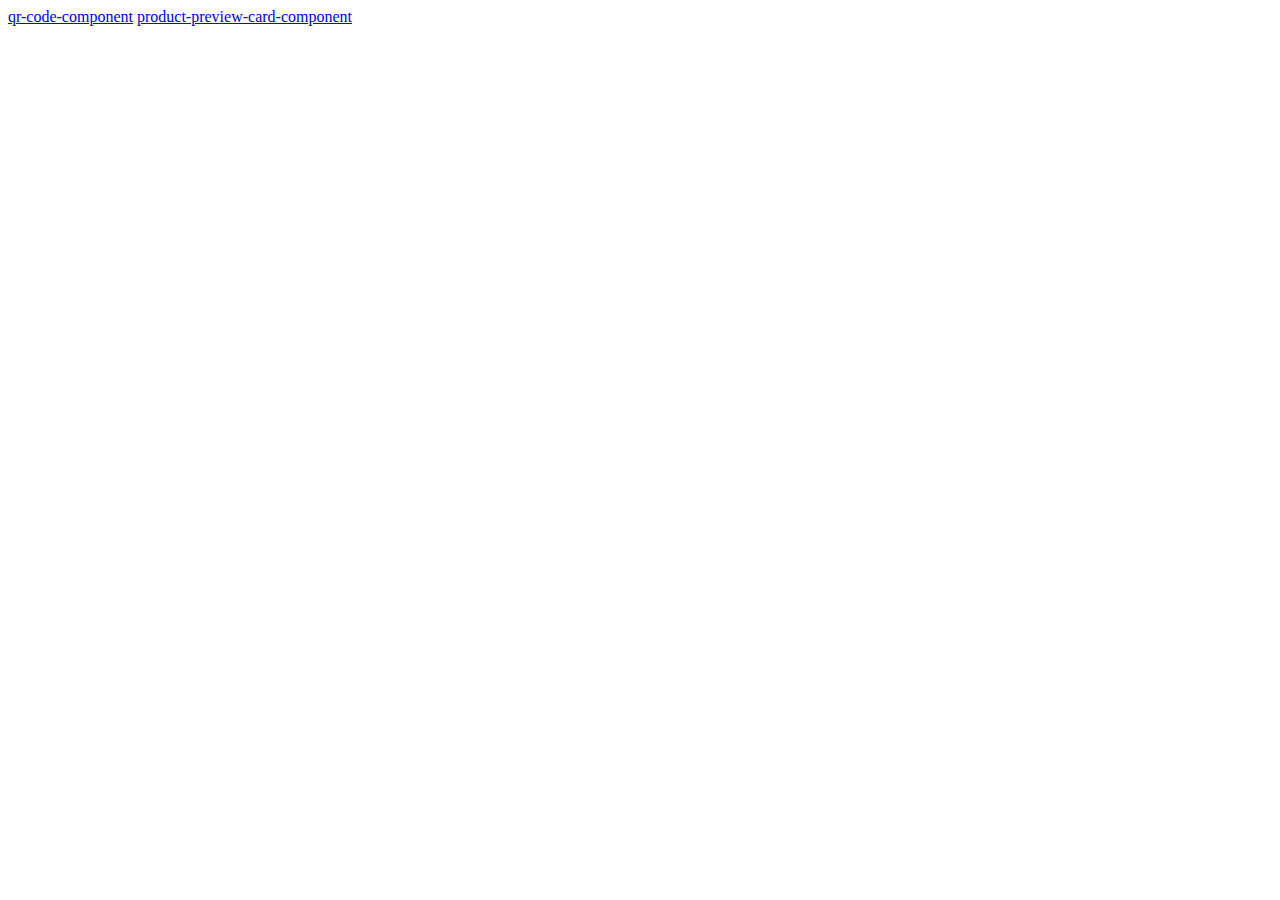
<file: index.html>
<!DOCTYPE html>
<head>
    <title>frontend mentor challenges</title>
</head>
<body>
    <a href="./qr-code-component-main/index.html">qr-code-component</a>
    <a href="./product-preview-card-component-main/">product-preview-card-component</a>
</body>
</file>
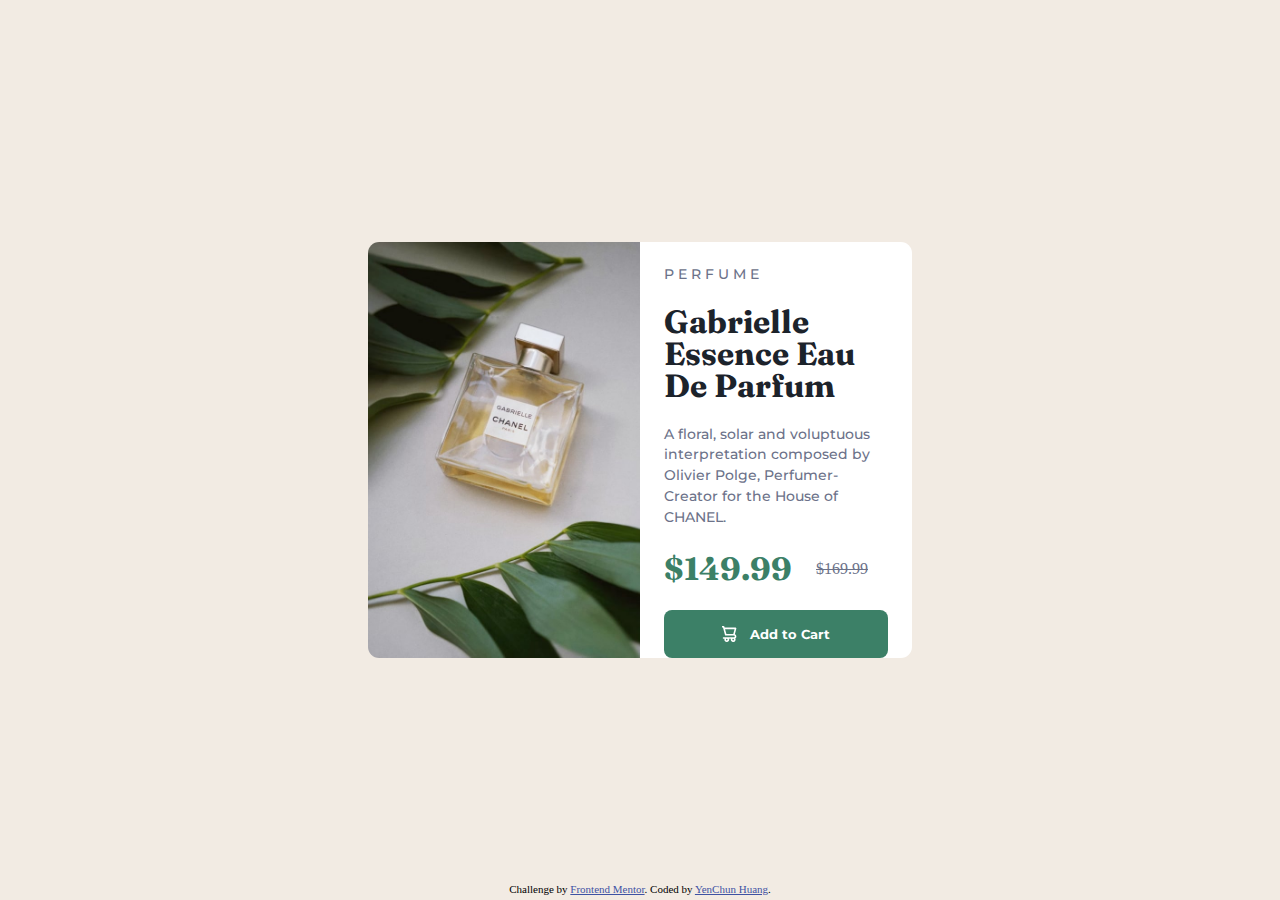
<file: product-preview-card-component-main/index.html>
<!DOCTYPE html>
<html lang="en">
<head>
  <meta charset="UTF-8">
  <meta name="viewport" content="width=device-width, initial-scale=1.0"> <!-- displays site properly based on user's device -->

  <link rel="icon" type="image/png" sizes="32x32" href="./images/favicon-32x32.png">
  
  <title>Frontend Mentor | Product preview card component</title>
  <link href="style.css" rel="stylesheet"> 
  <link rel="stylesheet" href="https://fonts.googleapis.com/css?family=Montserrat">
  <link rel="stylesheet" href="https://fonts.googleapis.com/css?family=Fraunces">
  
  <!-- Feel free to remove these styles or customise in your own stylesheet 👍 -->
  <style>
    .attribution { font-size: 11px; text-align: center; }
    .attribution a { color: hsl(228, 45%, 44%); }
  </style>
</head>
<body>
  <main>
    <img src="./images/image-product-desktop.jpg" alt="parfume image">
    <div class="card">
      <p class="title">PERFUME</p>
      <h1>Gabrielle Essence Eau De Parfum</h1>
      <p> A floral, solar and voluptuous interpretation composed by Olivier Polge, 
        Perfumer-Creator for the House of CHANEL.</p>
        <div class="price">
          <span>$149.99</span>
          <s>$169.99</s>
        </div>
        
        <button>
          <svg width="15" height="16" xmlns="http://www.w3.org/2000/svg">
            <path
              d="M14.383 10.388a2.397 2.397 0 0 0-1.518-2.222l1.494-5.593a.8.8 0 0 0-.144-.695.8.8 0 0 0-.631-.28H2.637L2.373.591A.8.8 0 0 0 1.598 0H0v1.598h.983l1.982 7.4a.8.8 0 0 0 .799.59h8.222a.8.8 0 0 1 0 1.599H1.598a.8.8 0 1 0 0 1.598h.943a2.397 2.397 0 1 0 4.507 0h1.885a2.397 2.397 0 1 0 4.331-.376 2.397 2.397 0 0 0 1.12-2.021ZM11.26 7.99H4.395L3.068 3.196h9.477L11.26 7.991Zm-6.465 6.392a.8.8 0 1 1 0-1.598.8.8 0 0 1 0 1.598Zm6.393 0a.8.8 0 1 1 0-1.598.8.8 0 0 1 0 1.598Z"
              fill="#FFF"
            />
          </svg>
          Add to Cart
        </button>
    </div>
  </main>

  <div class="attribution">
    Challenge by <a href="https://www.frontendmentor.io?ref=challenge" target="_blank">Frontend Mentor</a>. 
    Coded by <a href="#">YenChun Huang</a>.
  </div>
</body>
</html>
</file>
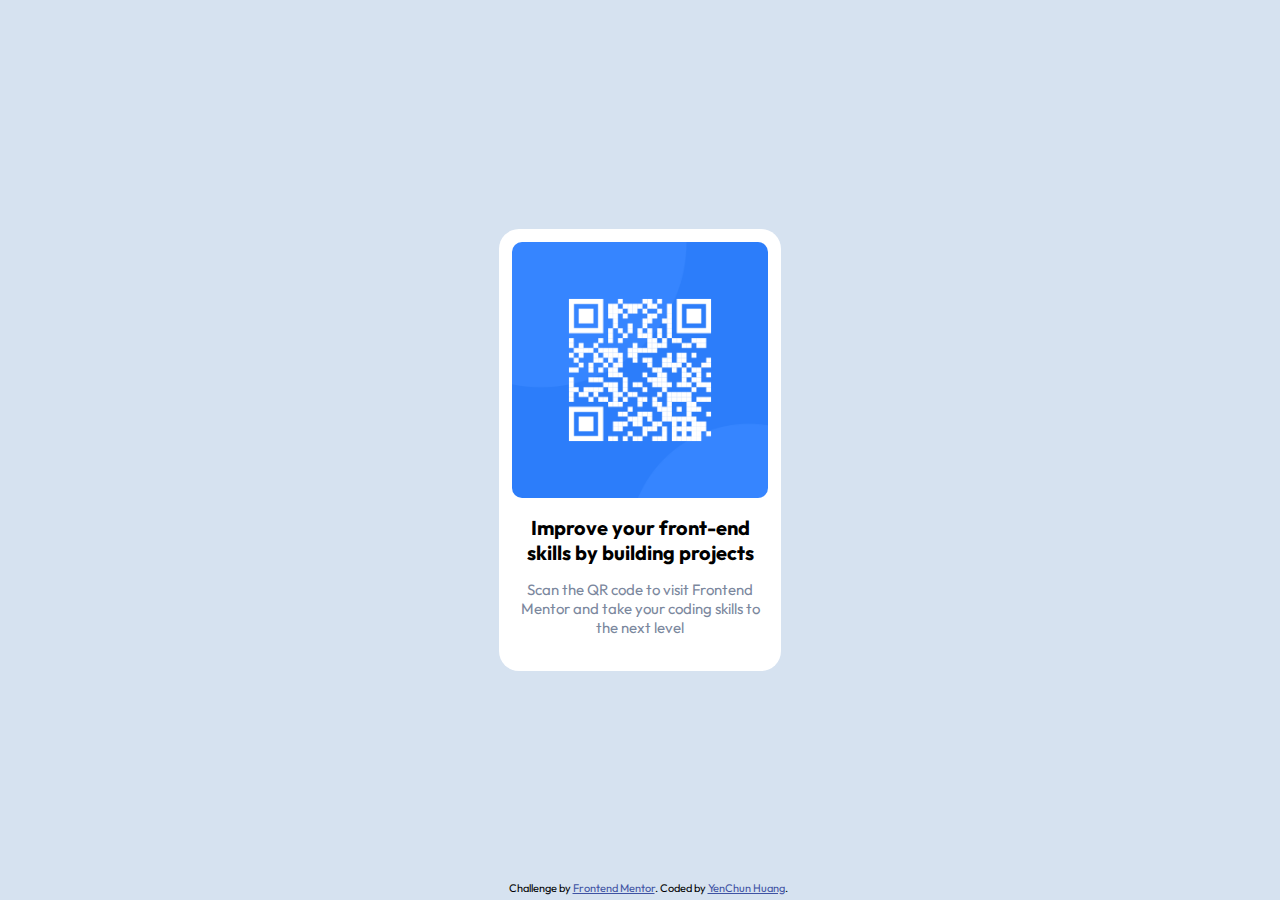
<file: qr-code-component-main/index.html>
<!DOCTYPE html>
<html lang="en">
<head>
  <meta charset="UTF-8">
  <meta name="viewport" content="width=device-width, initial-scale=1.0"> <!-- displays site properly based on user's device -->
  <link rel="icon" type="image/png" sizes="32x32" href="./images/favicon-32x32.png">
  <title>Frontend Mentor | QR code component</title>
  <link href="style.css" rel="stylesheet">
  <link rel="stylesheet" href="https://fonts.googleapis.com/css?family=Outfit">
</head>
<body>
  <div id="white-box">
    <img src="images/image-qr-code.png">
    <h1>Improve your front-end skills by building projects</h1>
    <p>Scan the QR code to visit Frontend Mentor and take your coding skills to the next level</p>
  </div>
  
  <div class="attribution">
    Challenge by <a href="https://www.frontendmentor.io?ref=challenge" target="_blank">Frontend Mentor</a>. 
    Coded by <a href="#">YenChun Huang</a>.
  </div>
</body>
</html>
</file>
<file: product-preview-card-component-main/style.css>
:root {
    --Cream: hsl(30, 38%, 92%);
    --Dark-cyan: hsl(158, 36%, 37%);
    --Dark-grayish-blue: hsl(228, 12%, 48%);
    --Very-dark-blue: hsl(212, 21%, 14%);
}

* {
    box-sizing: border-box;
}

body {
    background-color: var(--Cream);
    margin: 0;
    padding: 0;
}

main {
    min-height: 100vh;
    display: flex;
    justify-content: center;
    align-items: center;
}

img {
    width: 17rem;
    height: 26rem;
    border-top-left-radius: 0.7rem;
    border-bottom-left-radius: 0.7rem;
}

.card {
    width: 17rem;
    height: 26rem;
    background-color: white;
    padding: 0.5rem 1.5rem;
    border-top-right-radius: 0.7rem;
    border-bottom-right-radius: 0.7rem;
}

.attribution {
    position: absolute;
    bottom: 5px;
    width: 100%;
}

p {
    font-family: 'Montserrat', sans-serif;
    font-size: 14px;
    font-weight: 500;
    color: var(--Dark-grayish-blue);
    line-height: 1.3rem;
}

p.title {
    letter-spacing: 4px;
}

h1 {
    font-family: 'Fraunces', serif;
    font-weight: 700;
    color: var(--Very-dark-blue);
    line-height: 2rem;
}

button {
    background-color: var(--Dark-cyan);
    font-family: 'Montserrat', sans-serif;
    font-weight: 700;
    border: 0px;
    border-radius: 0.5rem;
    width: 14rem;
    height: 3rem;
    color: white;
    cursor: pointer;
    display: flex;
    align-items: center;
    justify-content: center;
}

button svg{
    margin-right:0.8rem;
}

.price{
    margin: 21.44px 0 ;
    display: flex;
    align-items: center; 
    color: var(--Dark-grayish-blue);
}

.price span{
    font-family: 'Fraunces', serif;
    font-weight: 700;
    font-size: xx-large;
    color: var(--Dark-cyan);
    margin-right: 1.5rem;
}

@media screen and (max-width: 600px) {
    main {
        min-height: 100vh;
        display: flex;
        flex-direction: column;
    }

    img {
        width: 21rem;
        height: 17rem;
        border-top-left-radius: 0.7rem;
        border-top-right-radius: 0.7rem;
        border-bottom-left-radius: 0;
        object-fit: cover;
    }

    .card {
        width: 21rem;
        height: 24.5rem;
        background-color: white;
        padding: 0.5rem 1.5rem;
        border-bottom-left-radius: 0.7rem;
        border-bottom-right-radius: 0.7rem;
        border-top-right-radius: 0;
    }

    button{
        width: 100%;
        height: 3rem;
    }
}
</file>
<file: qr-code-component-main/style.css>
body{
  background-color: hsl(212, 45%, 89%);
  max-width: 1440px;
  font-family: "Outfit", sans-serif;
  
}
img {
  max-width: 100%;
  border-radius: 0.625rem;
}
p{
  font-size: 15px;
  font-weight: 400;
  color: hsl(220, 15%, 55%);
  width: 95%;
  margin-left:auto;
  margin-right:auto;
}
h1{
  font-size: 1.25rem;
  font-weight: 700;
  width: 95%;
  margin-left:auto;
  margin-right:auto;
}

#white-box{
  background: white;
  width: 16rem;
  height: 26rem;
  position: absolute;
  top:0;
  bottom: 0;
  left: 0;
  right: 0;
  margin: auto;
  padding: 0.8rem;
  text-align: center;
  border-radius: 1.25rem;
}
.attribution { 
    font-size: 11px; 
    text-align: center;
    position: absolute;
    bottom: 5px;
    width: 100%;
  }
  .attribution a { 
    color: hsl(228, 45%, 44%); 
  }
</file>
